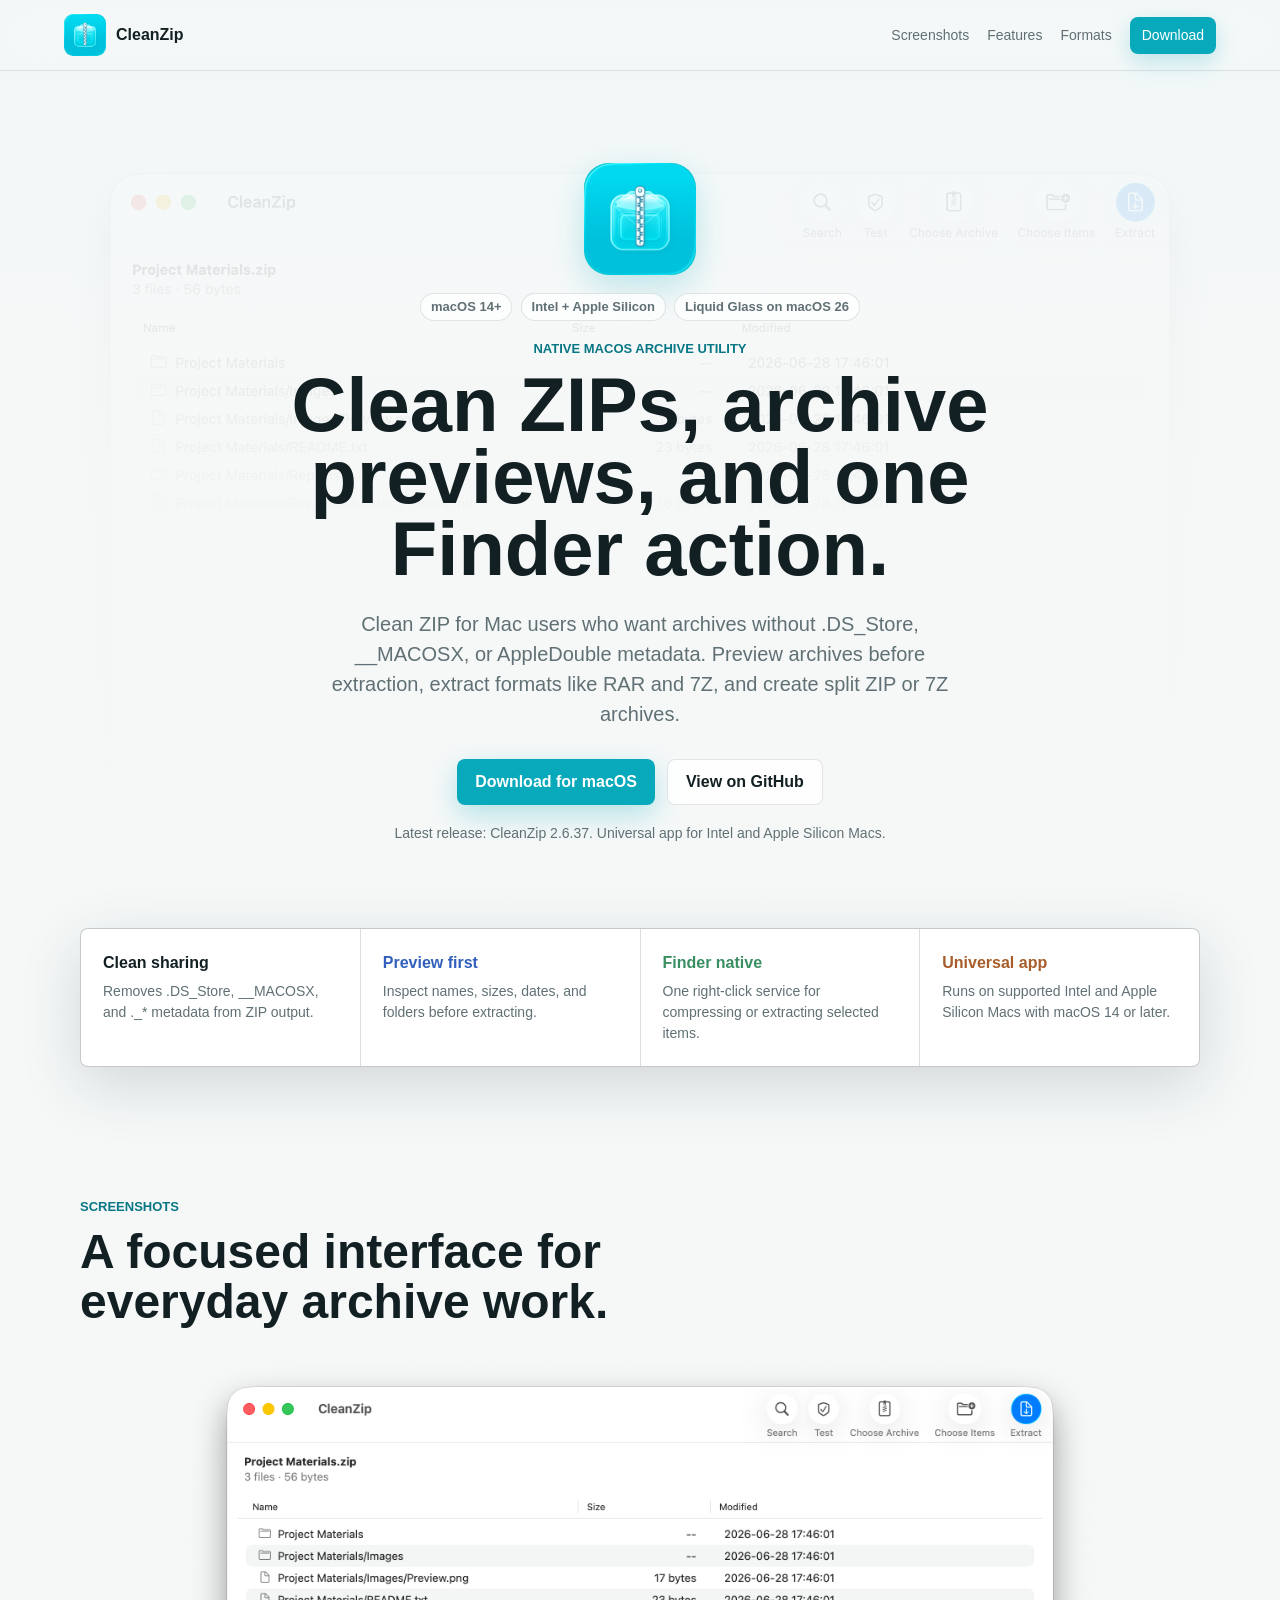
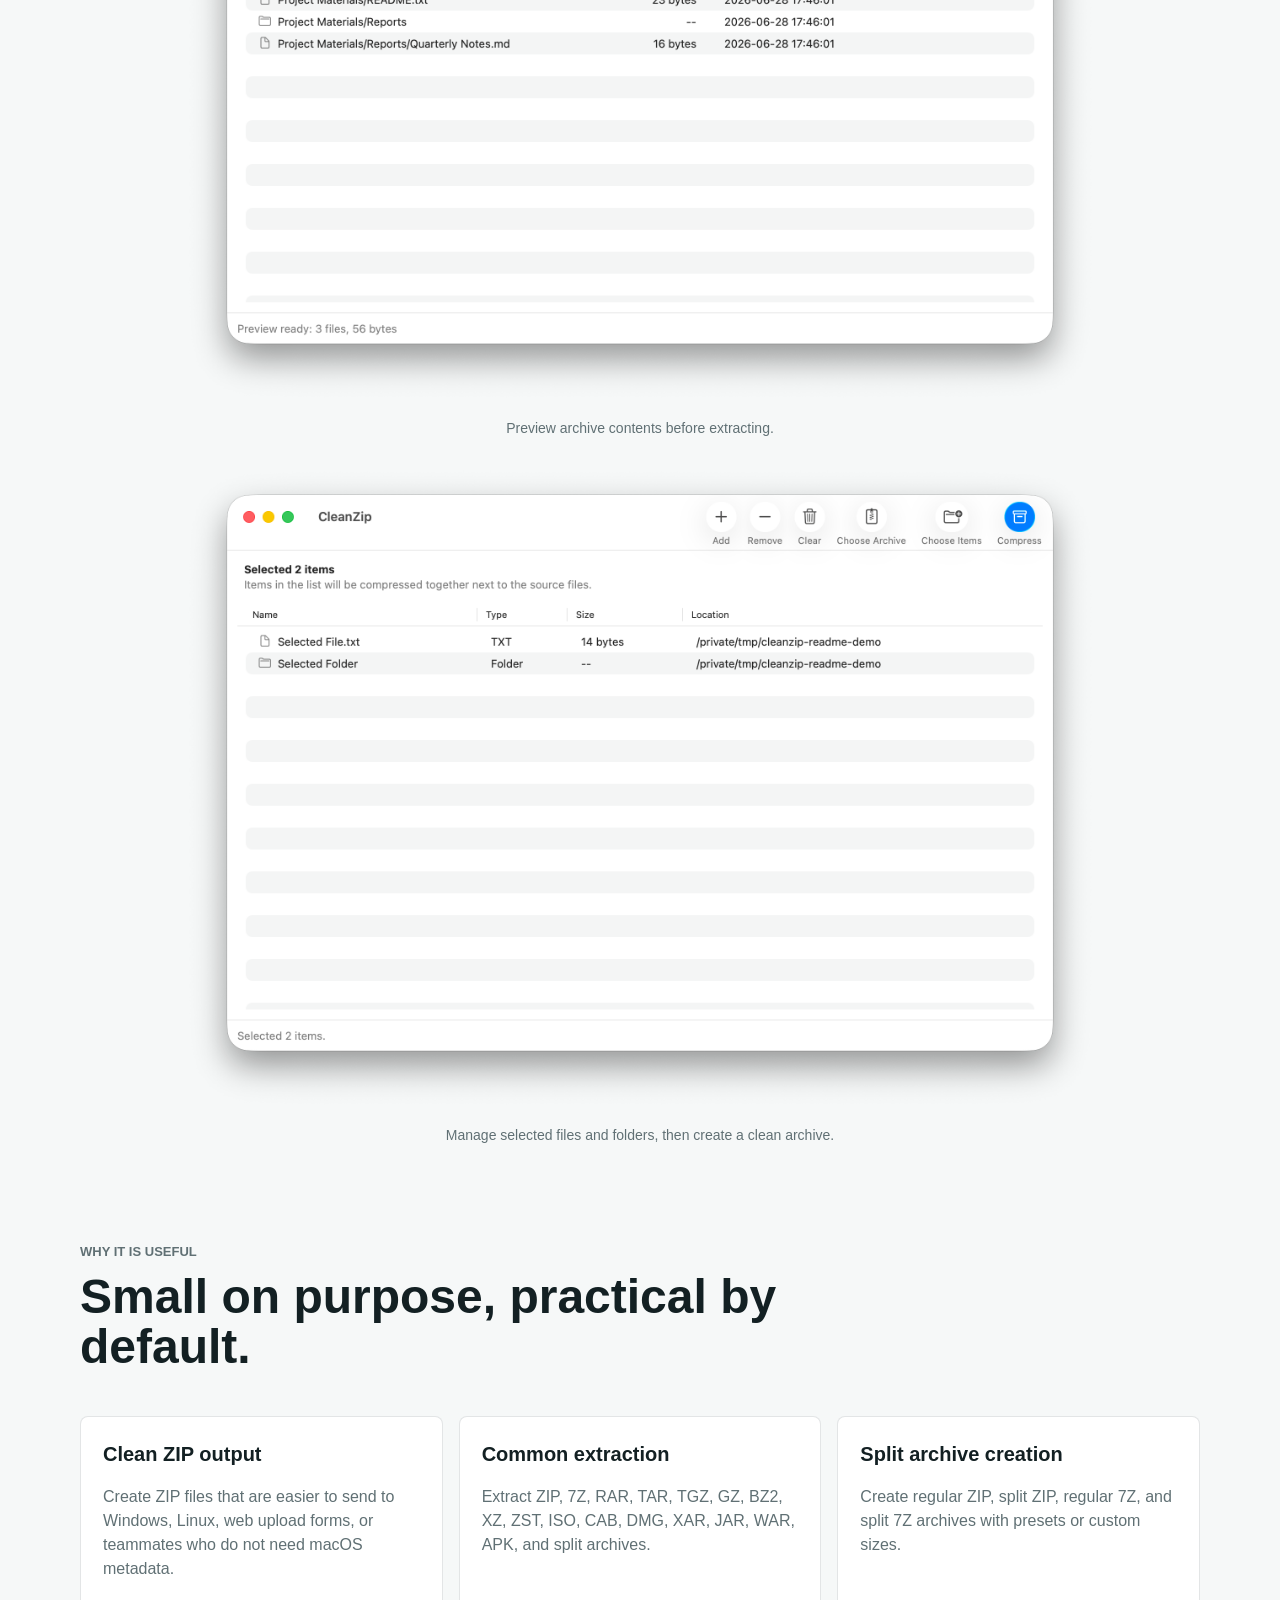
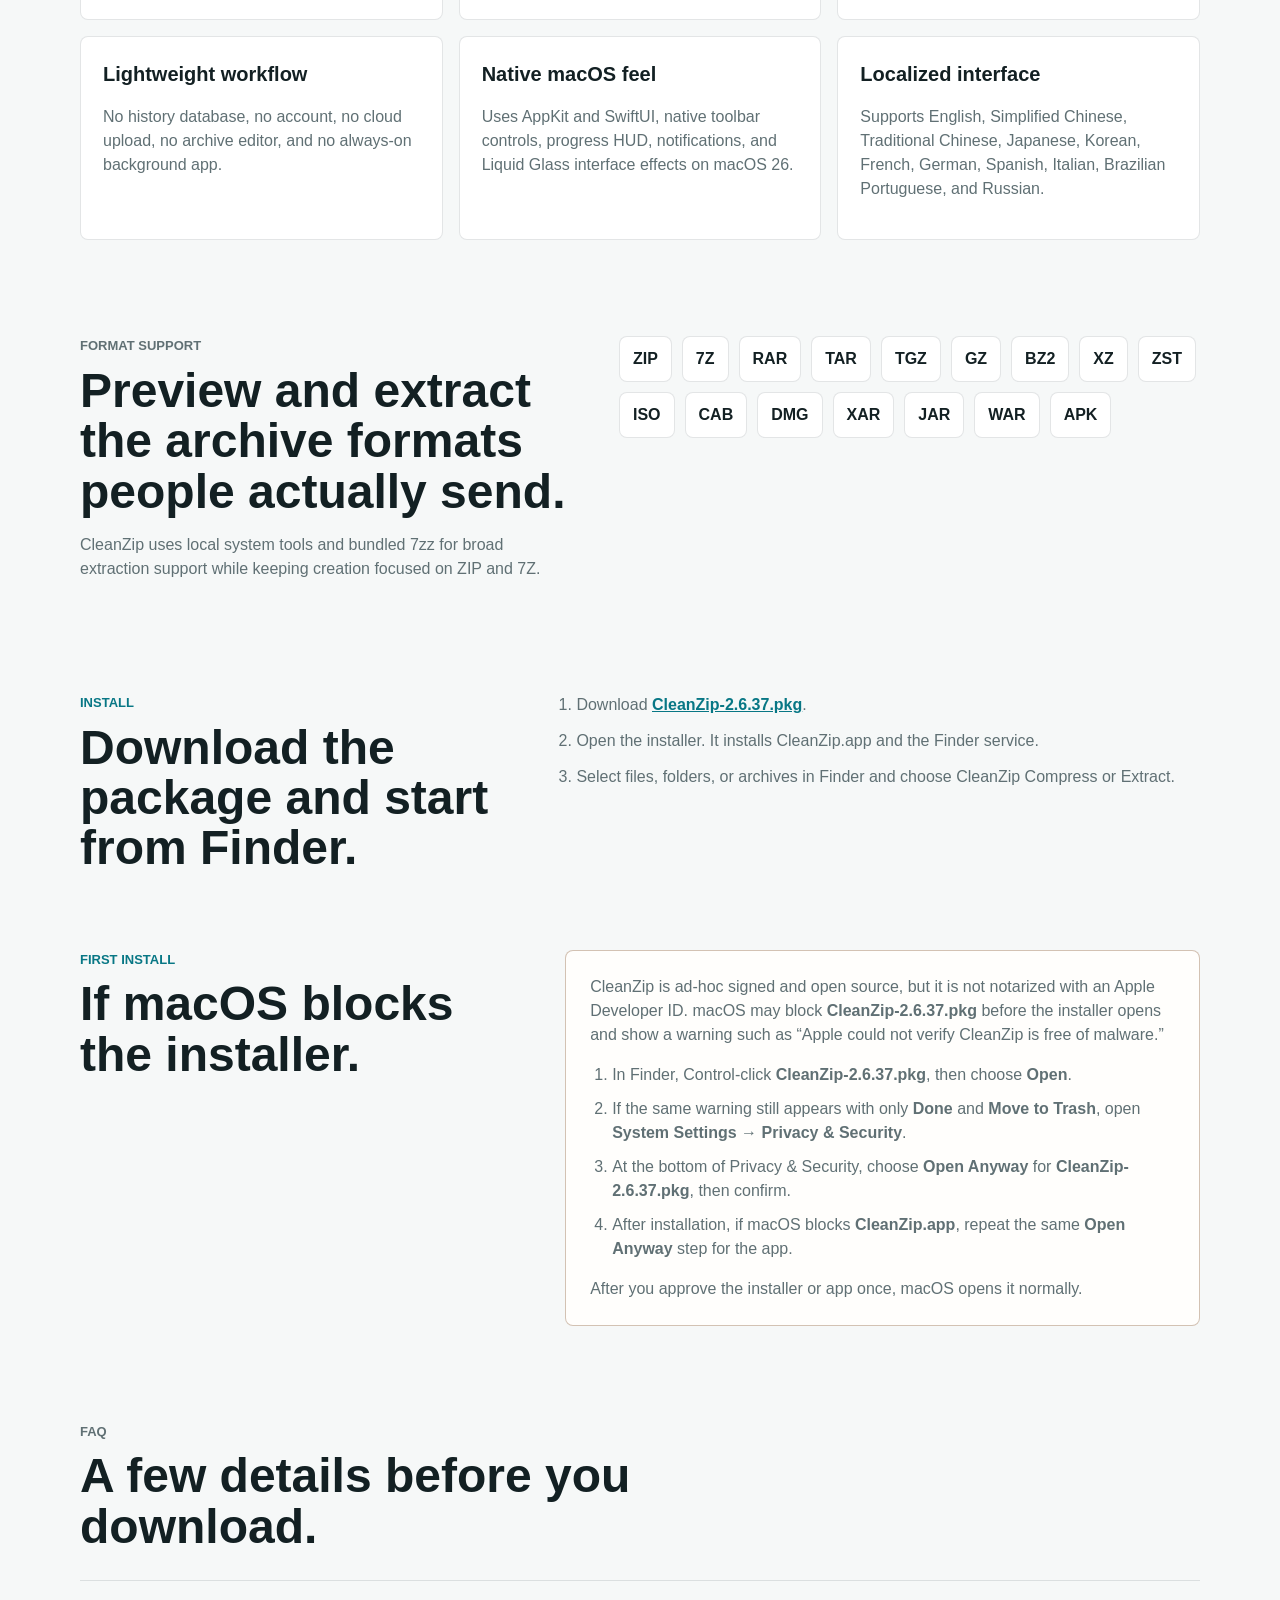
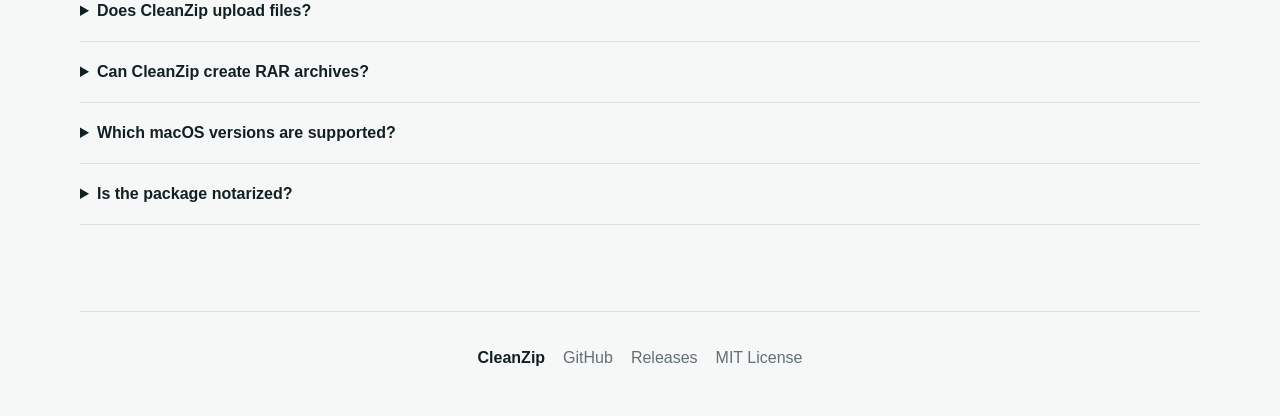
<file: docs/index.html>
<!doctype html>
<html lang="en">
  <head>
    <meta charset="utf-8">
    <meta name="viewport" content="width=device-width, initial-scale=1">
    <title>CleanZip for macOS - Clean ZIP without .DS_Store, RAR/7Z Preview</title>
    <meta name="description" content="CleanZip creates clean ZIPs without .DS_Store metadata, previews archives, extracts RAR/7Z, and adds native macOS UI with one Finder action.">
    <meta name="robots" content="index,follow,max-image-preview:large">
    <meta name="theme-color" content="#0fb9c8">
    <link rel="canonical" href="https://lyc280705.github.io/CleanZip/">
    <meta property="og:title" content="CleanZip for macOS - Clean ZIP without .DS_Store, RAR/7Z Preview">
    <meta property="og:description" content="Create clean ZIPs without .DS_Store metadata, preview archives, extract RAR/7Z/ZIP, and use native macOS UI with one Finder action.">
    <meta property="og:type" content="website">
    <meta property="og:url" content="https://lyc280705.github.io/CleanZip/">
    <meta property="og:image" content="https://lyc280705.github.io/CleanZip/images/archive-preview.png">
    <meta property="og:image:alt" content="CleanZip archive preview window on macOS">
    <meta property="og:site_name" content="CleanZip">
    <meta property="og:locale" content="en_US">
    <meta name="twitter:card" content="summary_large_image">
    <meta name="twitter:title" content="CleanZip for macOS - Clean ZIP without .DS_Store, RAR/7Z Preview">
    <meta name="twitter:description" content="Clean ZIP creation without .DS_Store metadata, native macOS UI, archive preview, RAR/7Z extraction, and one Finder action.">
    <meta name="twitter:image" content="https://lyc280705.github.io/CleanZip/images/archive-preview.png">
    <link rel="icon" href="images/app-icon.png">
    <link rel="apple-touch-icon" href="images/app-icon.png">
    <link rel="stylesheet" href="styles.css">
    <script type="application/ld+json">
      {
        "@context": "https://schema.org",
        "@type": "SoftwareApplication",
        "name": "CleanZip",
        "operatingSystem": "macOS 14 or later",
        "applicationCategory": "UtilitiesApplication",
        "description": "A lightweight native macOS archive utility for clean ZIP creation without .DS_Store metadata, archive previews, extraction, split archives, and Finder actions.",
        "url": "https://lyc280705.github.io/CleanZip/",
        "image": "https://lyc280705.github.io/CleanZip/images/app-icon.png",
        "downloadUrl": "https://github.com/lyc280705/CleanZip/releases/latest",
        "softwareVersion": "2.6.37",
        "license": "https://github.com/lyc280705/CleanZip/blob/main/LICENSE",
        "codeRepository": "https://github.com/lyc280705/CleanZip",
        "sameAs": [
          "https://github.com/lyc280705/CleanZip"
        ],
        "offers": {
          "@type": "Offer",
          "price": "0",
          "priceCurrency": "USD"
        }
      }
    </script>
  </head>
  <body>
    <header class="site-header">
      <a class="brand" href="#top" aria-label="CleanZip home">
        <img src="images/app-icon.png" alt="CleanZip app icon" width="42" height="42">
        <span>CleanZip</span>
      </a>
      <nav class="nav" aria-label="Primary navigation">
        <a href="#screenshots">Screenshots</a>
        <a href="#features">Features</a>
        <a href="#formats">Formats</a>
        <a class="nav-download" href="https://github.com/lyc280705/CleanZip/releases/latest">Download</a>
      </nav>
    </header>

    <main id="top">
      <section class="hero" aria-labelledby="hero-title">
        <img class="hero-backdrop" src="images/archive-preview.png" alt="CleanZip archive preview interface">
        <div class="hero-content">
          <img class="hero-icon" src="images/app-icon.png" alt="CleanZip app icon" width="112" height="112">
          <div class="hero-badges" aria-label="Compatibility and release highlights">
            <span>macOS 14+</span>
            <span>Intel + Apple Silicon</span>
            <span>Liquid Glass on macOS 26</span>
          </div>
          <p class="eyebrow">Native macOS archive utility</p>
          <h1 id="hero-title">Clean ZIPs, archive previews, and one Finder action.</h1>
          <p class="hero-copy">
            Clean ZIP for Mac users who want archives without .DS_Store, __MACOSX, or AppleDouble metadata.
            Preview archives before extraction, extract formats like RAR and 7Z, and create split ZIP or 7Z archives.
          </p>
          <div class="actions">
            <a class="button primary" href="https://github.com/lyc280705/CleanZip/releases/latest">Download for macOS</a>
            <a class="button secondary" href="https://github.com/lyc280705/CleanZip">View on GitHub</a>
          </div>
          <p class="release-note">Latest release: CleanZip 2.6.37. Universal app for Intel and Apple Silicon Macs.</p>
        </div>
      </section>

      <section class="quick-points" aria-label="Highlights">
        <div>
          <strong>Clean sharing</strong>
          <span>Removes .DS_Store, __MACOSX, and ._* metadata from ZIP output.</span>
        </div>
        <div>
          <strong>Preview first</strong>
          <span>Inspect names, sizes, dates, and folders before extracting.</span>
        </div>
        <div>
          <strong>Finder native</strong>
          <span>One right-click service for compressing or extracting selected items.</span>
        </div>
        <div>
          <strong>Universal app</strong>
          <span>Runs on supported Intel and Apple Silicon Macs with macOS 14 or later.</span>
        </div>
      </section>

      <section class="section" id="screenshots" aria-labelledby="screenshots-title">
        <div class="section-heading">
          <p class="eyebrow">Screenshots</p>
          <h2 id="screenshots-title">A focused interface for everyday archive work.</h2>
        </div>
        <div class="screenshots">
          <figure>
            <img src="images/archive-preview.png" alt="CleanZip archive preview window showing file names, sizes, and modified dates">
            <figcaption>Preview archive contents before extracting.</figcaption>
          </figure>
          <figure>
            <img src="images/selected-items.png" alt="CleanZip selected items window showing files and folders ready for compression">
            <figcaption>Manage selected files and folders, then create a clean archive.</figcaption>
          </figure>
        </div>
      </section>

      <section class="section feature-grid" id="features" aria-labelledby="features-title">
        <div class="section-heading">
          <p class="eyebrow">Why it is useful</p>
          <h2 id="features-title">Small on purpose, practical by default.</h2>
        </div>
        <article>
          <h3>Clean ZIP output</h3>
          <p>Create ZIP files that are easier to send to Windows, Linux, web upload forms, or teammates who do not need macOS metadata.</p>
        </article>
        <article>
          <h3>Common extraction</h3>
          <p>Extract ZIP, 7Z, RAR, TAR, TGZ, GZ, BZ2, XZ, ZST, ISO, CAB, DMG, XAR, JAR, WAR, APK, and split archives.</p>
        </article>
        <article>
          <h3>Split archive creation</h3>
          <p>Create regular ZIP, split ZIP, regular 7Z, and split 7Z archives with presets or custom sizes.</p>
        </article>
        <article>
          <h3>Lightweight workflow</h3>
          <p>No history database, no account, no cloud upload, no archive editor, and no always-on background app.</p>
        </article>
        <article>
          <h3>Native macOS feel</h3>
          <p>Uses AppKit and SwiftUI, native toolbar controls, progress HUD, notifications, and Liquid Glass interface effects on macOS 26.</p>
        </article>
        <article>
          <h3>Localized interface</h3>
          <p>Supports English, Simplified Chinese, Traditional Chinese, Japanese, Korean, French, German, Spanish, Italian, Brazilian Portuguese, and Russian.</p>
        </article>
      </section>

      <section class="section split" id="formats" aria-labelledby="formats-title">
        <div>
          <p class="eyebrow">Format support</p>
          <h2 id="formats-title">Preview and extract the archive formats people actually send.</h2>
          <p>CleanZip uses local system tools and bundled 7zz for broad extraction support while keeping creation focused on ZIP and 7Z.</p>
        </div>
        <div class="format-list" aria-label="Supported formats">
          <span>ZIP</span>
          <span>7Z</span>
          <span>RAR</span>
          <span>TAR</span>
          <span>TGZ</span>
          <span>GZ</span>
          <span>BZ2</span>
          <span>XZ</span>
          <span>ZST</span>
          <span>ISO</span>
          <span>CAB</span>
          <span>DMG</span>
          <span>XAR</span>
          <span>JAR</span>
          <span>WAR</span>
          <span>APK</span>
        </div>
      </section>

      <section class="section install" aria-labelledby="install-title">
        <div>
          <p class="eyebrow">Install</p>
          <h2 id="install-title">Download the package and start from Finder.</h2>
        </div>
        <ol>
          <li>Download <a href="https://github.com/lyc280705/CleanZip/releases/latest">CleanZip-2.6.37.pkg</a>.</li>
          <li>Open the installer. It installs CleanZip.app and the Finder service.</li>
          <li>Select files, folders, or archives in Finder and choose CleanZip Compress or Extract.</li>
        </ol>
      </section>

      <section class="section warning" aria-labelledby="warning-title">
        <div>
          <p class="eyebrow">First install</p>
          <h2 id="warning-title">If macOS blocks the installer.</h2>
        </div>
        <div class="warning-copy">
          <p>CleanZip is ad-hoc signed and open source, but it is not notarized with an Apple Developer ID. macOS may block <strong>CleanZip-2.6.37.pkg</strong> before the installer opens and show a warning such as “Apple could not verify CleanZip is free of malware.”</p>
          <ol>
            <li>In Finder, Control-click <strong>CleanZip-2.6.37.pkg</strong>, then choose <strong>Open</strong>.</li>
            <li>If the same warning still appears with only <strong>Done</strong> and <strong>Move to Trash</strong>, open <strong>System Settings</strong> → <strong>Privacy &amp; Security</strong>.</li>
            <li>At the bottom of Privacy &amp; Security, choose <strong>Open Anyway</strong> for <strong>CleanZip-2.6.37.pkg</strong>, then confirm.</li>
            <li>After installation, if macOS blocks <strong>CleanZip.app</strong>, repeat the same <strong>Open Anyway</strong> step for the app.</li>
          </ol>
          <p>After you approve the installer or app once, macOS opens it normally.</p>
        </div>
      </section>

      <section class="section faq" aria-labelledby="faq-title">
        <div class="section-heading">
          <p class="eyebrow">FAQ</p>
          <h2 id="faq-title">A few details before you download.</h2>
        </div>
        <details>
          <summary>Does CleanZip upload files?</summary>
          <p>No. Operations run locally on your Mac with system tools and bundled 7zz.</p>
        </details>
        <details>
          <summary>Can CleanZip create RAR archives?</summary>
          <p>No. CleanZip can extract RAR archives, but archive creation is intentionally focused on ZIP and 7Z.</p>
        </details>
        <details>
          <summary>Which macOS versions are supported?</summary>
          <p>CleanZip requires macOS 14 or later. The app and bundled 7zz helper are universal binaries for Intel and Apple Silicon Macs.</p>
        </details>
        <details>
          <summary>Is the package notarized?</summary>
          <p>No. The package is ad-hoc signed for local distribution, but it is not notarized with an Apple Developer ID. See the first-install steps above if Gatekeeper blocks the installer or app.</p>
        </details>
      </section>
    </main>

    <footer class="footer">
      <span>CleanZip</span>
      <a href="https://github.com/lyc280705/CleanZip">GitHub</a>
      <a href="https://github.com/lyc280705/CleanZip/releases/latest">Releases</a>
      <a href="https://github.com/lyc280705/CleanZip/blob/main/LICENSE">MIT License</a>
    </footer>
  </body>
</html>
</file>
<file: docs/styles.css>
:root {
  color-scheme: light dark;
  --bg: #f6f8f8;
  --surface: rgba(255, 255, 255, 0.82);
  --surface-strong: #ffffff;
  --text: #132023;
  --muted: #607074;
  --line: rgba(24, 45, 50, 0.12);
  --accent: #08a9bb;
  --accent-dark: #087785;
  --blue: #315fbb;
  --green: #3a8f62;
  --warm: #a65d2a;
  --icon-fill: #08c8d6;
  --shadow: 0 18px 60px rgba(26, 47, 52, 0.16);
  --shadow-strong: 0 28px 90px rgba(18, 37, 42, 0.22);
}

* {
  box-sizing: border-box;
}

html {
  scroll-behavior: smooth;
}

body {
  margin: 0;
  color: var(--text);
  background:
    linear-gradient(180deg, rgba(236, 247, 248, 0.92), var(--bg) 420px),
    var(--bg);
  font-family: -apple-system, BlinkMacSystemFont, "SF Pro Display", "SF Pro Text", "Segoe UI", sans-serif;
  line-height: 1.5;
}

a {
  color: inherit;
}

.site-header {
  position: sticky;
  top: 0;
  z-index: 20;
  display: flex;
  align-items: center;
  justify-content: space-between;
  gap: 24px;
  padding: 14px clamp(20px, 5vw, 72px);
  border-bottom: 1px solid var(--line);
  background: rgba(246, 248, 248, 0.78);
  -webkit-backdrop-filter: blur(22px) saturate(140%);
  backdrop-filter: blur(22px) saturate(140%);
}

.brand {
  display: inline-flex;
  align-items: center;
  gap: 10px;
  color: var(--text);
  font-weight: 700;
  text-decoration: none;
}

.brand img,
.hero-icon {
  display: block;
  background: var(--icon-fill);
  border-radius: 22%;
}

.nav {
  display: flex;
  align-items: center;
  gap: 18px;
  color: var(--muted);
  font-size: 14px;
}

.nav a {
  text-decoration: none;
}

.nav a:hover {
  color: var(--text);
}

.nav-download {
  color: #fff !important;
  background: var(--accent);
  padding: 8px 12px;
  border-radius: 8px;
  box-shadow: 0 8px 22px rgba(8, 169, 187, 0.24);
}

.hero {
  position: relative;
  min-height: 680px;
  display: grid;
  place-items: center;
  overflow: hidden;
  padding: 92px 20px 118px;
  isolation: isolate;
}

.hero::after {
  content: "";
  position: absolute;
  inset: 0;
  z-index: -1;
  background: linear-gradient(180deg, rgba(246, 248, 248, 0.42), rgba(246, 248, 248, 0.94) 50%, var(--bg));
}

.hero-backdrop {
  position: absolute;
  inset: 7% 0 auto;
  z-index: -2;
  width: min(1180px, 100%);
  margin: 0 auto;
  opacity: 0.26;
  filter: saturate(0.9) contrast(0.98);
}

.hero-content {
  width: min(820px, 100%);
  text-align: center;
}

.hero-icon {
  margin: 0 auto 18px;
  box-shadow: 0 12px 34px rgba(8, 169, 187, 0.24);
}

.hero-badges {
  display: flex;
  justify-content: center;
  gap: 8px;
  flex-wrap: wrap;
  margin: 0 0 18px;
}

.hero-badges span {
  display: inline-flex;
  align-items: center;
  min-height: 28px;
  padding: 0 10px;
  border: 1px solid var(--line);
  border-radius: 999px;
  color: var(--muted);
  background: rgba(255, 255, 255, 0.72);
  -webkit-backdrop-filter: blur(16px) saturate(130%);
  backdrop-filter: blur(16px) saturate(130%);
  font-size: 13px;
  font-weight: 700;
}

.eyebrow {
  margin: 0 0 10px;
  color: var(--accent-dark);
  font-size: 13px;
  font-weight: 700;
  letter-spacing: 0;
  text-transform: uppercase;
}

h1,
h2,
h3,
p {
  overflow-wrap: anywhere;
}

h1 {
  margin: 0;
  font-size: clamp(44px, 7vw, 76px);
  line-height: 0.95;
  letter-spacing: 0;
}

.hero-copy {
  width: min(660px, 100%);
  margin: 24px auto 0;
  color: var(--muted);
  font-size: 20px;
}

.actions {
  display: flex;
  justify-content: center;
  gap: 12px;
  flex-wrap: wrap;
  margin-top: 30px;
}

.button {
  display: inline-flex;
  align-items: center;
  justify-content: center;
  min-height: 46px;
  padding: 0 18px;
  border-radius: 8px;
  font-weight: 700;
  text-decoration: none;
}

.button.primary {
  color: #fff;
  background: var(--accent);
  box-shadow: 0 10px 28px rgba(8, 169, 187, 0.28);
}

.button.secondary {
  border: 1px solid var(--line);
  background: var(--surface);
}

.release-note {
  margin: 18px auto 0;
  color: var(--muted);
  font-size: 14px;
}

.quick-points,
.section,
.footer {
  width: min(1120px, calc(100% - 40px));
  margin: 0 auto;
}

.quick-points {
  display: grid;
  grid-template-columns: repeat(4, 1fr);
  gap: 1px;
  border: 1px solid var(--line);
  border-radius: 8px;
  overflow: hidden;
  background: var(--line);
  box-shadow: var(--shadow);
  transform: translateY(-34px);
}

.quick-points div {
  background: var(--surface-strong);
  padding: 22px;
}

.quick-points div:nth-child(2) strong {
  color: var(--blue);
}

.quick-points div:nth-child(3) strong {
  color: var(--green);
}

.quick-points div:nth-child(4) strong {
  color: var(--warm);
}

.quick-points strong,
.quick-points span {
  display: block;
}

.quick-points span {
  margin-top: 6px;
  color: var(--muted);
  font-size: 14px;
}

.section {
  padding: 96px 0 0;
}

.section-heading {
  width: min(720px, 100%);
  margin-bottom: 28px;
}

h2 {
  margin: 0;
  font-size: clamp(30px, 4vw, 48px);
  line-height: 1.05;
  letter-spacing: 0;
}

h3 {
  margin: 0 0 8px;
  font-size: 20px;
}

.screenshots {
  display: grid;
  grid-template-columns: 1fr;
  gap: 24px;
  width: min(920px, 100%);
  margin: 0 auto;
}

figure {
  margin: 0;
}

figure img {
  display: block;
  width: 100%;
  height: auto;
  border-radius: 0;
}

figcaption {
  margin-top: 12px;
  color: var(--muted);
  text-align: center;
  font-size: 14px;
}

.feature-grid {
  display: grid;
  grid-template-columns: repeat(3, 1fr);
  gap: 16px;
}

.feature-grid .section-heading {
  grid-column: 1 / -1;
}

.feature-grid article {
  min-height: 172px;
  padding: 22px;
  border: 1px solid var(--line);
  border-radius: 8px;
  background: var(--surface-strong);
}

.compatibility .section-heading p {
  color: var(--muted);
  font-size: 18px;
}

.compat-grid {
  display: grid;
  grid-template-columns: repeat(3, 1fr);
  gap: 16px;
}

.compat-grid article {
  min-height: 180px;
  padding: 24px;
  border: 1px solid var(--line);
  border-radius: 8px;
  background: var(--surface-strong);
  box-shadow: 0 12px 36px rgba(26, 47, 52, 0.08);
}

.compat-grid span {
  display: block;
  margin-bottom: 10px;
  color: var(--muted);
  font-size: 13px;
  font-weight: 700;
  text-transform: uppercase;
}

.compat-grid strong {
  display: block;
  font-size: 30px;
  line-height: 1.05;
}

.compat-grid p {
  margin-bottom: 0;
  color: var(--muted);
}

.feature-grid p,
.split p,
.faq p,
.install li {
  color: var(--muted);
}

.split {
  display: grid;
  grid-template-columns: 0.92fr 1.08fr;
  gap: 44px;
  align-items: start;
}

.format-list {
  display: flex;
  flex-wrap: wrap;
  gap: 10px;
}

.format-list span {
  padding: 10px 13px;
  border: 1px solid var(--line);
  border-radius: 8px;
  background: var(--surface-strong);
  font-weight: 700;
}

.install {
  display: grid;
  grid-template-columns: 0.8fr 1.2fr;
  gap: 44px;
  padding-bottom: 4px;
}

.install ol {
  margin: 0;
  padding-left: 22px;
}

.install li + li {
  margin-top: 12px;
}

.install a {
  color: var(--accent-dark);
  font-weight: 700;
}

.warning {
  display: grid;
  grid-template-columns: 0.82fr 1.18fr;
  gap: 44px;
  align-items: start;
  padding-top: 72px;
}

.warning-copy {
  padding: 24px;
  border: 1px solid color-mix(in srgb, var(--warm) 26%, var(--line));
  border-radius: 8px;
  background: color-mix(in srgb, var(--surface-strong) 88%, #fff4e8);
}

.warning-copy p,
.warning-copy li {
  color: var(--muted);
}

.warning-copy p:first-child {
  margin-top: 0;
}

.warning-copy p:last-child {
  margin-bottom: 0;
}

.warning-copy ol {
  margin: 16px 0;
  padding-left: 22px;
}

.warning-copy li + li {
  margin-top: 10px;
}

.faq {
  padding-bottom: 86px;
}

details {
  border-top: 1px solid var(--line);
  padding: 18px 0;
}

details:last-child {
  border-bottom: 1px solid var(--line);
}

summary {
  cursor: pointer;
  font-weight: 700;
}

.footer {
  display: flex;
  gap: 18px;
  flex-wrap: wrap;
  align-items: center;
  justify-content: center;
  padding: 34px 0 46px;
  color: var(--muted);
  border-top: 1px solid var(--line);
}

.footer span {
  color: var(--text);
  font-weight: 700;
}

.footer a {
  text-decoration: none;
}

@media (prefers-color-scheme: dark) {
  :root {
    --bg: #101415;
    --surface: rgba(24, 30, 31, 0.78);
    --surface-strong: #171d1f;
    --text: #eef6f6;
    --muted: #9dafb3;
    --line: rgba(228, 245, 247, 0.12);
    --accent: #16c6d6;
    --accent-dark: #6ee2eb;
    --blue: #8ba9ff;
    --green: #78d39c;
    --warm: #efb27d;
    --shadow: 0 18px 60px rgba(0, 0, 0, 0.34);
    --shadow-strong: 0 28px 90px rgba(0, 0, 0, 0.48);
  }

  body {
    background:
      linear-gradient(180deg, rgba(18, 32, 35, 0.9), var(--bg) 420px),
      var(--bg);
  }

  .site-header {
    background: rgba(16, 20, 21, 0.78);
  }

  .hero::after {
    background: linear-gradient(180deg, rgba(16, 20, 21, 0.66), rgba(16, 20, 21, 0.95) 60%, var(--bg));
  }

  .hero-badges span {
    background: rgba(23, 29, 31, 0.72);
  }

  .warning-copy {
    background: color-mix(in srgb, var(--surface-strong) 88%, #2b1e16);
  }
}

@media (max-width: 860px) {
  .site-header {
    align-items: flex-start;
    flex-direction: column;
  }

  .nav {
    width: 100%;
    overflow-x: auto;
    padding-bottom: 2px;
  }

  .hero {
    min-height: auto;
    padding-bottom: 56px;
  }

  .quick-points,
  .feature-grid,
  .split,
  .install,
  .compat-grid,
  .warning {
    grid-template-columns: 1fr;
  }

  .screenshots {
    grid-template-columns: 1fr;
    width: min(480px, 100%);
  }

  .section {
    padding-top: 72px;
  }
}

@media (max-width: 520px) {
  .nav {
    gap: 12px;
    font-size: 13px;
  }

  .hero {
    padding-top: 60px;
  }

  .hero-copy {
    font-size: 17px;
  }

  .button {
    width: 100%;
  }

  .quick-points,
  .section,
  .footer {
    width: min(100% - 24px, 1120px);
  }
}
</file>
